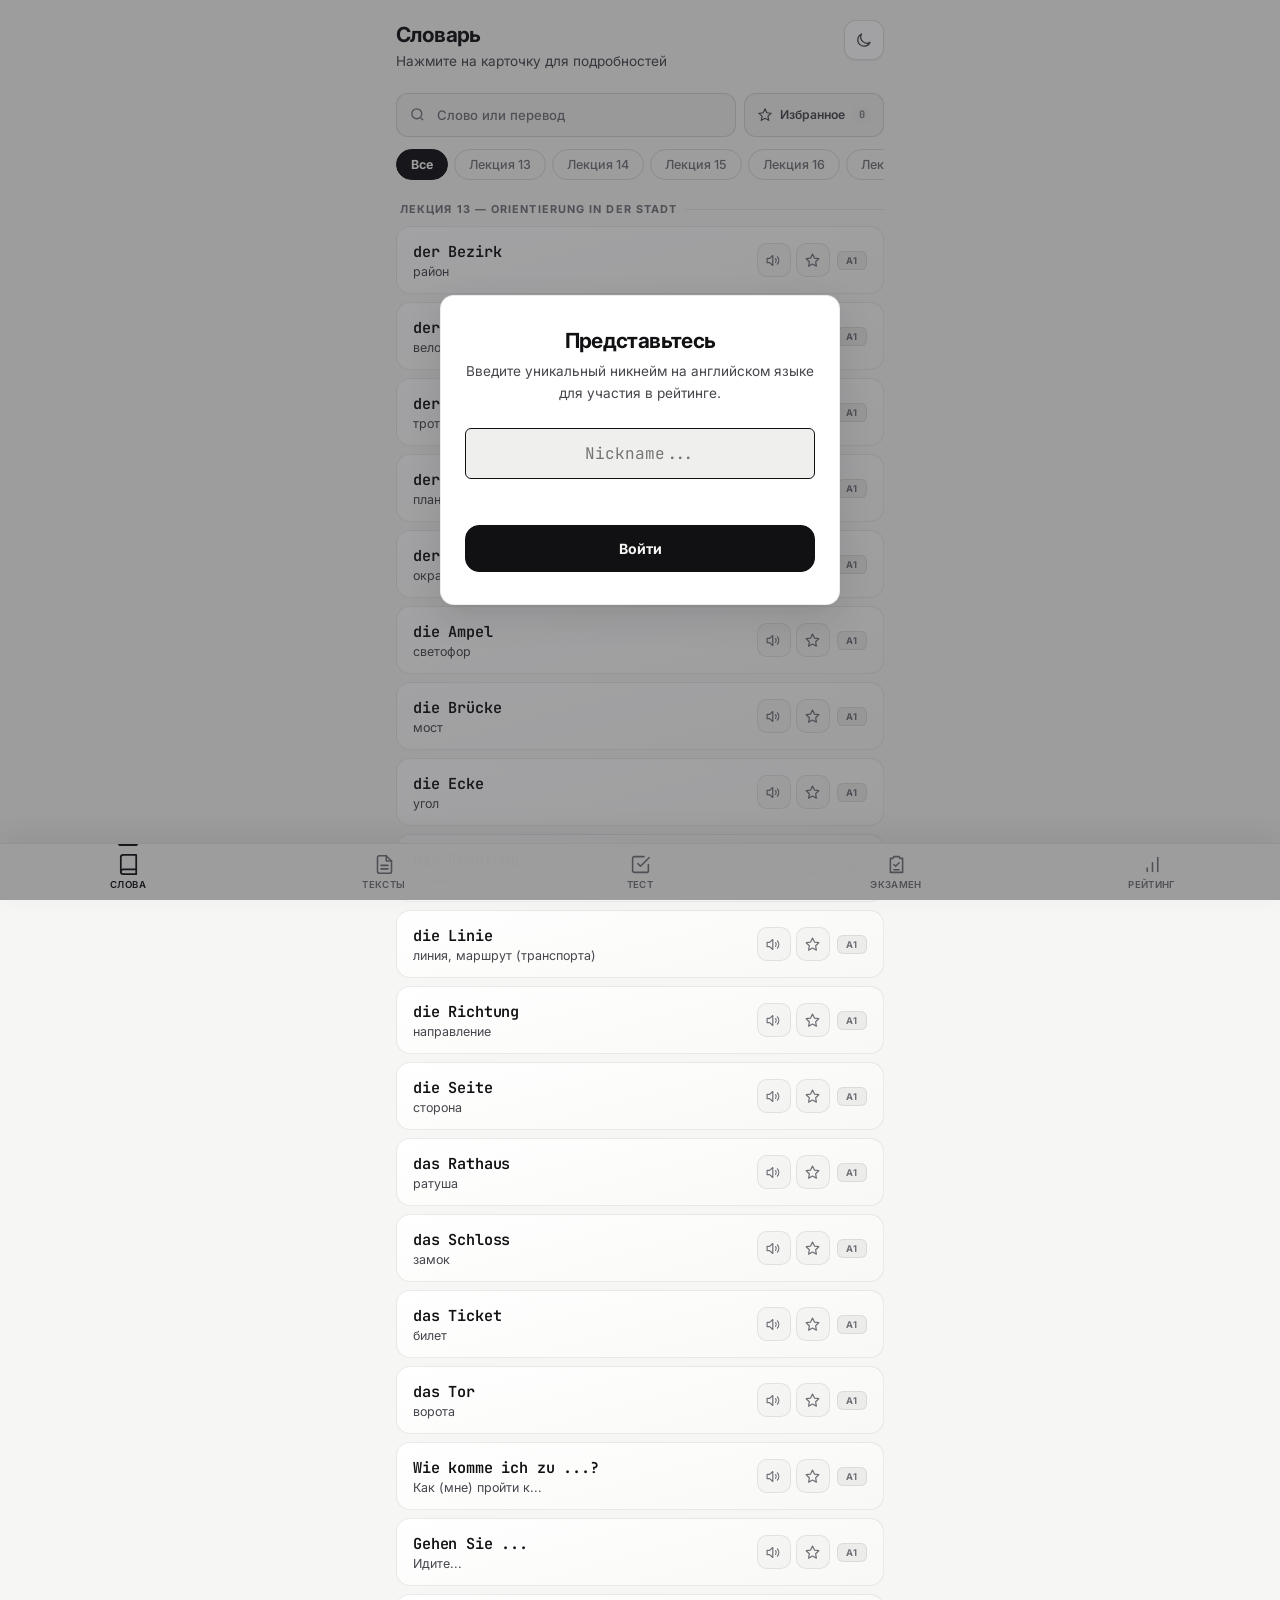
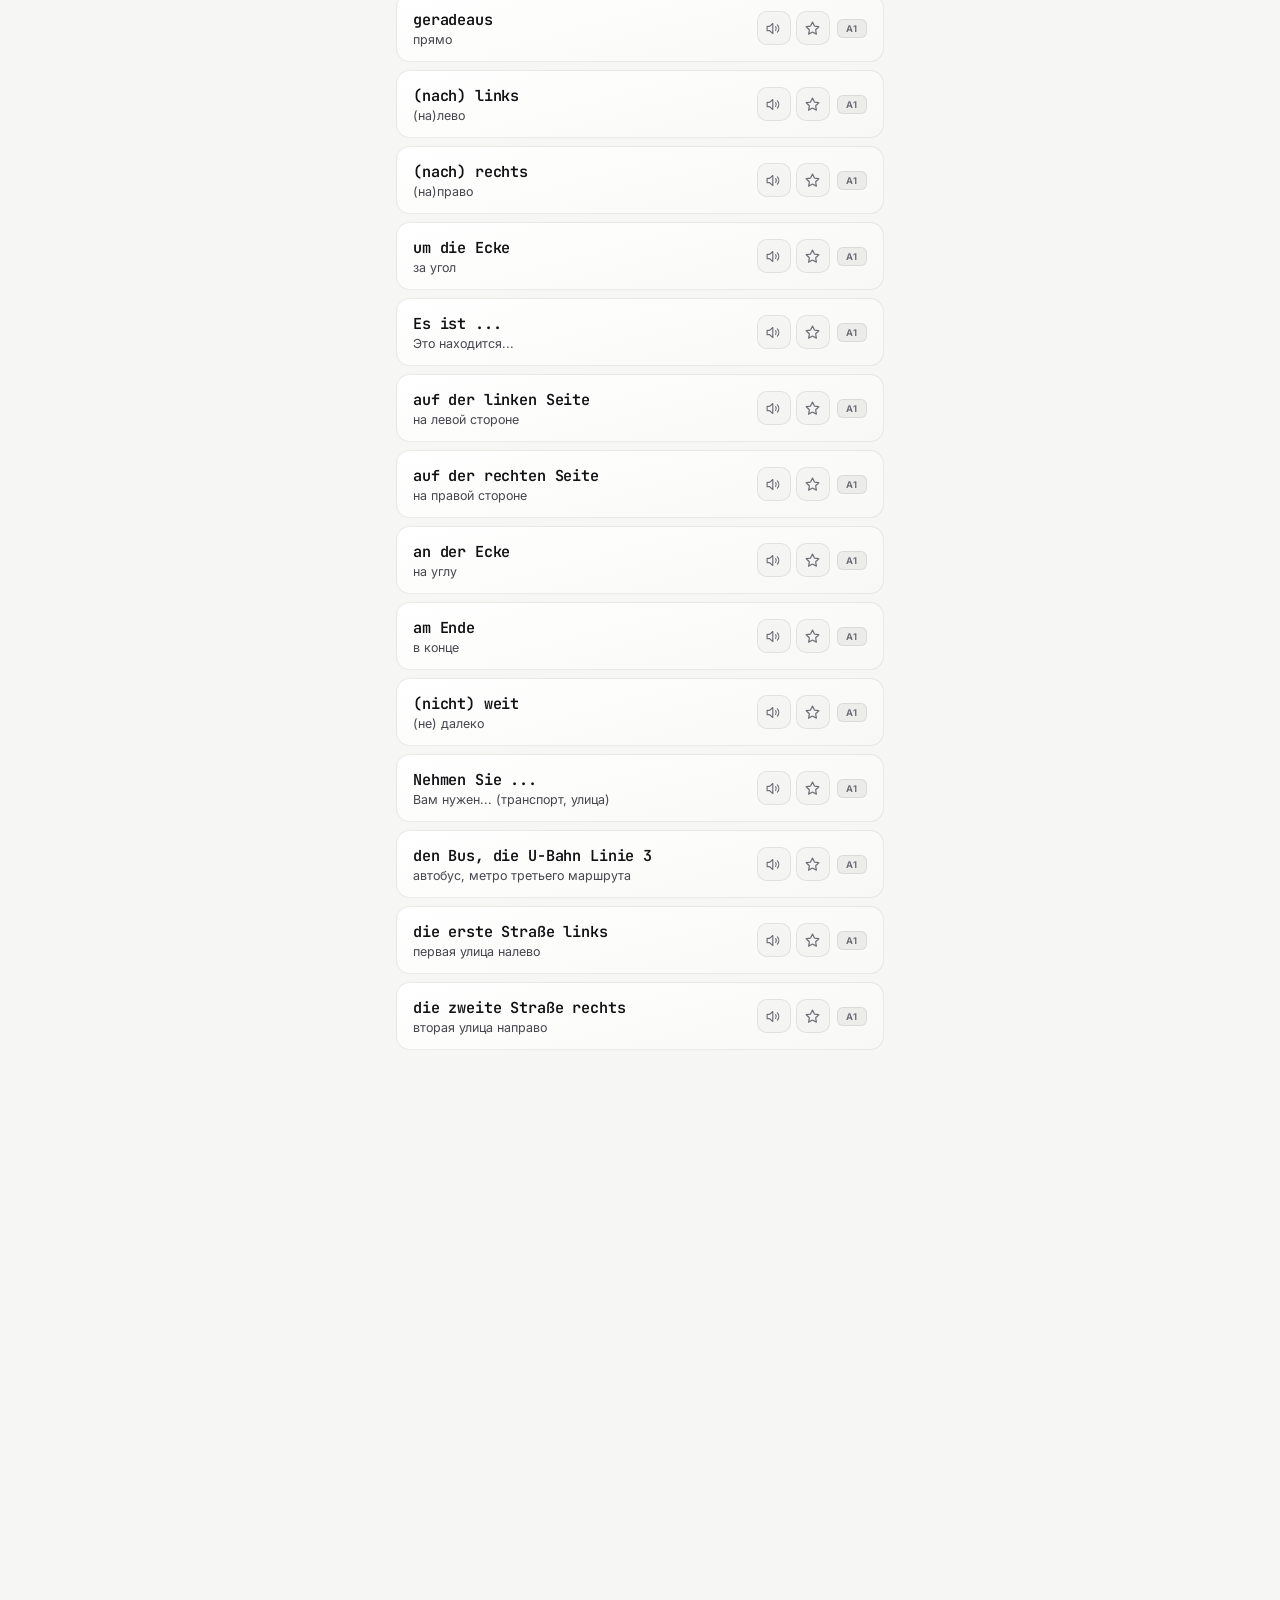
<file: index.html>
<!DOCTYPE html>
<html lang="ru">
<head>
  <meta charset="UTF-8" />
  <meta name="viewport" content="width=device-width, initial-scale=1.0, viewport-fit=cover" />
  <meta name="description" content="Подготовка к экзамену по немецкому — слова, тексты, тесты." />
  <meta name="theme-color" content="#09090b" />
  <meta name="color-scheme" content="dark light" />
  <meta name="apple-mobile-web-app-capable" content="yes" />
  <meta name="apple-mobile-web-app-status-bar-style" content="black-translucent" />
  <meta name="mobile-web-app-capable" content="yes" />
  <title></title>
  <script>
    (() => {
      try {
        const saved = localStorage.getItem('theme');
        const theme = saved === 'light' || saved === 'dark'
          ? saved
          : (matchMedia('(prefers-color-scheme: light)').matches ? 'light' : 'dark');
        document.documentElement.dataset.theme = theme;
        document.querySelector('meta[name="theme-color"]').content = theme === 'light' ? '#f6f6f4' : '#09090b';
      } catch (_) {}
    })();
  </script>
  <link rel="preconnect" href="https://fonts.googleapis.com" />
  <link rel="preconnect" href="https://fonts.gstatic.com" crossorigin />
  <link href="https://fonts.googleapis.com/css2?family=Inter:wght@400;500;600;700;800&family=JetBrains+Mono:wght@400;500;600&display=swap" rel="stylesheet" />
  <link rel="stylesheet" href="./style.css?v=20260611-3" />
</head>
<body oncontextmenu="return false" oncopy="return false" oncut="return false" ondragstart="return false">
<script>
document.addEventListener('keydown', e => {
  if ((e.ctrlKey || e.metaKey) && ['c','u','s','a'].includes(e.key.toLowerCase())) e.preventDefault();
  if (e.key === 'F12') e.preventDefault();
});
</script>

<button class="theme-toggle" id="themeToggle" type="button" aria-label="Включить светлую тему" aria-pressed="false">
  <svg class="theme-icon theme-icon-sun" viewBox="0 0 24 24" aria-hidden="true">
    <circle cx="12" cy="12" r="3.5"/>
    <path d="M12 2.5v2M12 19.5v2M4.5 12h-2M21.5 12h-2M5.3 5.3l1.4 1.4M17.3 17.3l1.4 1.4M18.7 5.3l-1.4 1.4M6.7 17.3l-1.4 1.4"/>
  </svg>
  <svg class="theme-icon theme-icon-moon" viewBox="0 0 24 24" aria-hidden="true">
    <path d="M20 15.2A8.2 8.2 0 0 1 8.8 4 8.5 8.5 0 1 0 20 15.2z"/>
  </svg>
</button>

<!-- ========== MAIN ========== -->
<main>

  <!-- ===== СЛОВА ===== -->
  <section class="section active" id="sec-words">
    <div class="section-header">
      <h2>Словарь</h2>
      <p>Нажмите на карточку для подробностей</p>
    </div>
    <div class="dictionary-toolbar">
      <div class="word-search">
        <svg viewBox="0 0 24 24" aria-hidden="true"><circle cx="11" cy="11" r="7"/><path d="m20 20-3.5-3.5"/></svg>
        <input type="search" id="wordSearchInput" placeholder="Слово или перевод" autocomplete="off" spellcheck="false" />
        <button class="search-clear-btn" id="wordSearchClear" type="button" aria-label="Очистить поиск">
          <svg viewBox="0 0 24 24" aria-hidden="true"><path d="m7 7 10 10M17 7 7 17"/></svg>
        </button>
      </div>
      <button class="favorites-filter-btn" id="favoritesFilterBtn" type="button" aria-pressed="false">
        <svg viewBox="0 0 24 24" aria-hidden="true"><path d="m12 3 2.75 5.57 6.15.9-4.45 4.33 1.05 6.12L12 17.03l-5.5 2.89 1.05-6.12L3.1 9.47l6.15-.9L12 3z"/></svg>
        <span>Избранное</span>
        <span class="favorites-count" id="favoritesCount">0</span>
      </button>
    </div>
    <div class="filter-tabs" id="wordsFilter">
      <button class="filter-chip active" data-topic="all">Все</button>
    </div>
    <div id="wordsList"></div>
  </section>

  <!-- ===== ТЕКСТЫ ===== -->
  <section class="section" id="sec-texts">
    <div class="section-header">
      <h2>Тексты</h2>
      <p>Оригинальные темы и готовые адаптации про Абхазию</p>
    </div>
    <div class="texts-country-switch" id="textsCountrySwitch">
      <button type="button" data-variant="original">Оригинал</button>
      <button type="button" class="active" data-variant="abkhazia">Про Абхазию</button>
    </div>
    <div class="filter-tabs" id="textsFilter">
      <button class="filter-chip active" data-topic="all">Все тексты</button>
    </div>
    <div id="textsList"></div>
  </section>

  <!-- ===== ТЕСТ ===== -->
  <section class="section" id="sec-quiz">
    <div class="section-header">
      <h2>Тест</h2>
      <p>Проверь, сколько слов ты знаешь</p>
    </div>

    <div class="text-map-shell">
      <button class="text-map-toggle" id="textMapToggle" type="button" aria-expanded="false" aria-controls="textMapPanel">
        <span class="text-map-toggle-copy">
          <strong>Карта 8 оригинальных текстов</strong>
          <small>Темы, персонажи, места, числа, маркеры и похожие предложения</small>
        </span>
        <svg viewBox="0 0 24 24" aria-hidden="true"><polyline points="6 9 12 15 18 9"/></svg>
      </button>
      <div class="text-map-panel" id="textMapPanel" hidden>
        <div class="text-map-tip">
          Сначала ищи уникальное имя, место или число. Если маркер общий, проверь действие и общий смысл предложения.
        </div>
        <div class="text-map-grid" id="textMapGrid"></div>
      </div>
    </div>

    <div class="translation-prep-shell">
      <button class="translation-prep-toggle" id="translationPrepToggle" type="button" aria-expanded="false" aria-controls="translationPrepPanel">
        <span class="translation-prep-toggle-icon" aria-hidden="true">
          <svg viewBox="0 0 24 24"><path d="M4 19.5A2.5 2.5 0 0 1 6.5 17H20"/><path d="M6.5 2H20v20H6.5A2.5 2.5 0 0 1 4 19.5v-15A2.5 2.5 0 0 1 6.5 2Z"/><path d="M9 7h7M9 11h5"/></svg>
        </span>
        <span class="translation-prep-toggle-copy">
          <strong>Подготовка к переводу</strong>
          <small>Полезные слова и речевые блоки из выбранных текстов</small>
        </span>
        <svg class="translation-prep-chevron" viewBox="0 0 24 24" aria-hidden="true"><polyline points="6 9 12 15 18 9"/></svg>
      </button>
      <div class="translation-prep-panel" id="translationPrepPanel" hidden>
        <div class="translation-prep-head">
          <div class="translation-prep-tabs" role="tablist" aria-label="Материал для подготовки">
            <button class="active" type="button" data-prep-tab="words" role="tab" aria-selected="true">Слова из текстов</button>
            <button type="button" data-prep-tab="phrases" role="tab" aria-selected="false">Речевые блоки</button>
          </div>
          <div class="translation-prep-meta" id="translationPrepMeta"></div>
        </div>
        <div class="translation-prep-tip" id="translationPrepTip"></div>
        <div class="translation-prep-grid" id="translationPrepGrid"></div>
        <div class="translation-prep-actions">
          <button class="btn btn-ghost" id="translationPrepRefresh" type="button">Другие карточки</button>
          <button class="btn btn-primary" id="translationPrepBuilder" type="button">Перейти к конструктору</button>
        </div>
      </div>
    </div>

    <!-- Setup -->
    <div id="quizSetup">
      <div class="quiz-setup-card">
        <div class="quiz-setup-intro">
          <div class="quiz-setup-icon" aria-hidden="true">
            <svg viewBox="0 0 24 24"><path d="M9 11l3 3L22 4"/><path d="M21 12v7a2 2 0 0 1-2 2H5a2 2 0 0 1-2-2V5a2 2 0 0 1 2-2h11"/></svg>
          </div>
          <div>
            <strong>Настройка тренировки</strong>
            <span>Выберите формат и сложность</span>
          </div>
        </div>
        <div class="quiz-options">
        <div class="quiz-option-row">
          <label>Режим</label>
          <div class="custom-select" id="csQuizType" data-value="words">
            <div class="custom-select-trigger">
              <span>Слова</span>
              <svg viewBox="0 0 24 24" width="16" height="16"><polyline points="6 9 12 15 18 9"/></svg>
            </div>
            <div class="custom-select-options">
              <div class="custom-select-option selected" data-val="words">Слова</div>
              <div class="custom-select-option" data-val="sentences">Предложения (тексты)</div>
              <div class="custom-select-option" data-val="builder">Конструктор предложений</div>
            </div>
          </div>
        </div>
        <div class="quiz-option-row" id="rowDirection">
          <label>Направление</label>
          <div class="custom-select" id="csDir" data-value="de-ru">
            <div class="custom-select-trigger">
              <span>DE → RU</span>
              <svg viewBox="0 0 24 24" width="16" height="16"><polyline points="6 9 12 15 18 9"/></svg>
            </div>
            <div class="custom-select-options">
              <div class="custom-select-option selected" data-val="de-ru">DE → RU</div>
              <div class="custom-select-option" data-val="ru-de">RU → DE</div>
            </div>
          </div>
        </div>
        <div class="quiz-option-row">
          <label>Тема</label>
          <div class="custom-select topic-multi-select" id="csTopic" data-value="all" data-multiple="true">
            <div class="custom-select-trigger">
              <span>Все темы</span>
              <svg viewBox="0 0 24 24" width="16" height="16"><polyline points="6 9 12 15 18 9"/></svg>
            </div>
            <div class="custom-select-options" id="csTopicOptions">
              <div class="custom-select-option selected" data-val="all"><span class="multi-check" aria-hidden="true"></span><span>Все темы</span></div>
            </div>
          </div>
        </div>
        <div class="quiz-option-row">
          <label>Кол-во вопросов</label>
          <div class="custom-select" id="csCount" data-value="10">
            <div class="custom-select-trigger">
              <span>10</span>
              <svg viewBox="0 0 24 24" width="16" height="16"><polyline points="6 9 12 15 18 9"/></svg>
            </div>
            <div class="custom-select-options" id="csCountOptions">
              <!-- Dynamically populated -->
            </div>
          </div>
        </div>
        <div class="quiz-option-row" id="rowUnknown">
          <label>Только незнакомые</label>
          <div class="custom-select" id="csUnknown" data-value="all">
            <div class="custom-select-trigger">
              <span>Нет, все</span>
              <svg viewBox="0 0 24 24" width="16" height="16"><polyline points="6 9 12 15 18 9"/></svg>
            </div>
            <div class="custom-select-options">
              <div class="custom-select-option selected" data-val="all">Нет, все</div>
              <div class="custom-select-option" data-val="unknown">Только незнакомые</div>
            </div>
          </div>
        </div>
        </div>
        <button class="btn btn-primary btn-block quiz-start-btn" id="startQuizBtn">
          <span>Начать тест</span>
          <svg viewBox="0 0 24 24" aria-hidden="true"><path d="M5 12h14"/><path d="m13 6 6 6-6 6"/></svg>
        </button>
      </div>
    </div>

    <!-- Active Quiz -->
    <div id="quizActive" class="quiz-active">
      <div class="quiz-progress-bar">
        <div class="quiz-progress-fill" id="quizProgressFill"></div>
      </div>
      <div class="quiz-counter" id="quizCounter">1 / 10</div>
      <div class="quiz-card">
        <div class="quiz-question-label" id="quizLabel">Переведи на русский</div>
        <div class="quiz-question-word" id="quizWord">—</div>
      </div>
      <div class="quiz-answers" id="quizAnswers"></div>
    </div>

    <!-- Results -->
    <div id="quizResults" class="quiz-results">
      <div class="results-icon">✓</div>
      <div class="quiz-score" id="quizScoreNum">0%</div>
      <div class="quiz-score-label">Результат</div>
      <div class="score-breakdown">
        <div class="score-item score-correct">
          <div class="val" id="scoreCorrect">0</div>
          <div class="lbl">Верно</div>
        </div>
        <div class="score-item score-wrong">
          <div class="val" id="scoreWrong">0</div>
          <div class="lbl">Ошибок</div>
        </div>
        <div class="score-item">
          <div class="val" id="scoreTotal">0</div>
          <div class="lbl">Всего</div>
        </div>
      </div>
      <button class="btn btn-primary btn-block" id="retryQuizBtn">Пройти ещё раз</button>
      <button class="btn btn-ghost btn-block" id="resetQuizBtn" style="margin-top:14px">Настроить тест</button>
    </div>
  </section>

  <!-- ===== ЭКЗАМЕН ===== -->
  <section class="section" id="sec-exam">
    <div class="section-header">
      <h2>Экзамен</h2>
      <p>Слова и предложения из 3–4 лекций вперемешку</p>
    </div>

    <div id="examSetup">
      <div class="exam-rules">
        <div class="exam-rules-icon" aria-hidden="true">
          <svg viewBox="0 0 24 24"><path d="M12 22s8-4 8-10V5l-8-3-8 3v7c0 6 8 10 8 10Z"/><path d="m9 12 2 2 4-4"/></svg>
        </div>
        <div>
          <strong>Строгий режим</strong>
          <span>Одна попытка на каждый вопрос. После ошибки исправить ответ нельзя.</span>
        </div>
      </div>

      <div class="exam-setup-card">
        <div class="exam-setup-heading">
          <strong>Выбери 3 или 4 лекции</strong>
          <span id="examSelectionStatus">Выбрано: 0 из 4</span>
        </div>
        <div class="exam-topic-grid" id="examTopicGrid"></div>
        <div class="exam-count-row">
          <label for="examQuestionCount">Количество заданий</label>
          <select id="examQuestionCount">
            <option value="15">15 заданий</option>
            <option value="20" selected>20 заданий</option>
            <option value="25">25 заданий</option>
          </select>
        </div>
        <div class="exam-composition">
          <span><strong>40%</strong> слова RU → DE</span>
          <span><strong>60%</strong> предложения RU → DE</span>
        </div>
        <button class="btn btn-primary btn-block exam-start-btn" id="startExamBtn" type="button">
          Начать экзамен
        </button>
      </div>
    </div>

    <div class="exam-active" id="examActive">
      <div class="exam-topline">
        <span id="examQuestionType">Предложение</span>
        <strong id="examCounter">1 / 20</strong>
      </div>
      <div class="exam-progress">
        <div id="examProgressFill"></div>
      </div>
      <div class="exam-question-card">
        <div class="exam-question-topic" id="examQuestionTopic"></div>
        <div class="exam-question-prompt" id="examQuestionPrompt"></div>
      </div>
      <div class="exam-answer-area" id="examAnswerArea"></div>
    </div>

    <div class="exam-results" id="examResults">
      <div class="exam-grade" id="examGrade">5</div>
      <div class="exam-result-title" id="examResultTitle">Экзамен сдан</div>
      <div class="exam-result-percent" id="examResultPercent">100%</div>
      <div class="exam-result-summary" id="examResultSummary"></div>
      <div class="exam-topic-results" id="examTopicResults"></div>
      <div class="exam-errors-section" id="examErrorsSection">
        <div class="exam-errors-heading">Ошибки</div>
        <div class="exam-errors-list" id="examErrorsList"></div>
      </div>
      <button class="btn btn-primary btn-block" id="retryExamBtn" type="button">Пройти ещё раз</button>
      <button class="btn btn-ghost btn-block" id="resetExamBtn" type="button">Выбрать другие лекции</button>
    </div>
  </section>

  <!-- ===== РЕЙТИНГ ===== -->
  <section class="section" id="sec-leaderboard">
    <div class="section-header">
      <h2>Рейтинг</h2>
      <p>Активность участников и ваша позиция</p>
    </div>
    <div class="leaderboard-privacy" id="leaderboardPrivacy">
      <div class="privacy-heading">
        <div>
          <strong>Приватность</strong>
          <span>Вы останетесь в рейтинге, даже если скроете данные</span>
        </div>
        <span class="privacy-sync" id="privacySyncStatus">Сохранено</span>
      </div>
      <label class="privacy-option">
        <span>
          <strong>Скрыть ник</strong>
          <small>Другие увидят «Анонимный участник»</small>
        </span>
        <input type="checkbox" id="hideNicknameToggle" />
        <span class="privacy-switch" aria-hidden="true"></span>
      </label>
      <label class="privacy-option">
        <span>
          <strong>Скрыть точное время</strong>
          <small>Позиция сохранится, время показываться не будет</small>
        </span>
        <input type="checkbox" id="hideTimeToggle" />
        <span class="privacy-switch" aria-hidden="true"></span>
      </label>
    </div>
    <div id="leaderboardList" class="leaderboard-list">
       <!-- Populated by JS -->
    </div>
  </section>

</main>

<!-- ========== BOTTOM NAV ========== -->
<nav class="bottom-nav">
  <button class="nav-btn active" data-section="words" id="nav-words">
    <svg viewBox="0 0 24 24"><path d="M4 19.5A2.5 2.5 0 0 1 6.5 17H20"/><path d="M6.5 2H20v20H6.5A2.5 2.5 0 0 1 4 19.5v-15A2.5 2.5 0 0 1 6.5 2z"/></svg>
    <span>Слова</span>
  </button>
  <button class="nav-btn" data-section="texts" id="nav-texts">
    <svg viewBox="0 0 24 24"><path d="M14 2H6a2 2 0 0 0-2 2v16a2 2 0 0 0 2 2h12a2 2 0 0 0 2-2V8z"/><polyline points="14 2 14 8 20 8"/><line x1="16" y1="13" x2="8" y2="13"/><line x1="16" y1="17" x2="8" y2="17"/></svg>
    <span>Тексты</span>
  </button>
  <button class="nav-btn" data-section="quiz" id="nav-quiz">
    <svg viewBox="0 0 24 24"><path d="M9 11l3 3L22 4"/><path d="M21 12v7a2 2 0 0 1-2 2H5a2 2 0 0 1-2-2V5a2 2 0 0 1 2-2h11"/></svg>
    <span>Тест</span>
  </button>
  <button class="nav-btn" data-section="exam" id="nav-exam">
    <svg viewBox="0 0 24 24"><path d="M9 3h6l1 2h3v16H5V5h3l1-2Z"/><path d="M9 12l2 2 4-4"/><path d="M9 18h6"/></svg>
    <span>Экзамен</span>
  </button>
  <button class="nav-btn" data-section="leaderboard" id="nav-leaderboard">
    <svg viewBox="0 0 24 24"><path d="M12 20V10"/><path d="M18 20V4"/><path d="M6 20v-4"/></svg>
    <span>Рейтинг</span>
  </button>
</nav>

<!-- Toast -->
<div class="toast" id="toast"></div>

<!-- Auth Modal -->
<div class="auth-overlay show" id="authOverlay">
  <div class="auth-modal">
    <h2>Представьтесь</h2>
    <p>Введите уникальный никнейм на английском языке для участия в рейтинге.</p>
    <div class="auth-input-wrap">
      <input type="text" id="nicknameInput" placeholder="Nickname..." autocomplete="off" maxlength="15" spellcheck="false" />
    </div>
    <div class="auth-error" id="authError"></div>
    <button class="btn btn-primary btn-block" id="authBtn">Войти</button>
    <button class="btn btn-ghost btn-block auth-offline-btn" id="authOfflineBtn" type="button">Продолжить без рейтинга</button>
  </div>
</div>

<script src="./data.js?v=20260611-3"></script>
<script src="./abkhazia-data.js?v=20260611-3"></script>
<script src="./script.js?v=20260611-3"></script>
</body>
</html>
</file>
<file: style.css>
/* ============================================================
   DEUTSCH LERNEN — style.css
   Premium Mobile-first · Monochrome · Ultra-polished
   ============================================================ */

*, *::before, *::after { box-sizing: border-box; margin: 0; padding: 0; }

button {
  -webkit-appearance: none;
  appearance: none;
  -webkit-tap-highlight-color: transparent;
}
button:focus,
button:focus-visible {
  outline: none;
  box-shadow: none;
}

/* ─── Copy Protection ─── */
body {
  -webkit-user-select: none;
  -moz-user-select: none;
  -ms-user-select: none;
  user-select: none;
  -webkit-touch-callout: none;
}

:root {
  color-scheme: dark;
  --bg:         #09090b;
  --bg-card:    #111113;
  --bg-elevated:#18181b;
  --bg-hover:   #1e1e22;
  --bg-input:   #141416;
  --border:     rgba(255,255,255,0.06);
  --border2:    rgba(255,255,255,0.1);
  --border3:    rgba(255,255,255,0.15);
  --text:       #fafafa;
  --text2:      #a1a1aa;
  --text3:      #52525b;
  --reading-text:#b8b8c0;
  --accent:     #ffffff;
  --correct:    #22c55e;
  --correct-bg: rgba(34,197,94,0.08);
  --wrong:      #ef4444;
  --wrong-bg:   rgba(239,68,68,0.08);
  --radius:     14px;
  --radius-sm:  10px;
  --radius-xs:  6px;
  --gap:        16px;
  --font:       'Inter', system-ui, -apple-system, sans-serif;
  --mono:       'JetBrains Mono', 'Fira Mono', monospace;
  --ease:       cubic-bezier(0.16, 1, 0.3, 1);
  --safe-bottom:env(safe-area-inset-bottom, 0px);
  --shadow-sm:  0 1px 2px rgba(0,0,0,0.3);
  --shadow-md:  0 4px 16px rgba(0,0,0,0.4);
  --shadow-lg:  0 8px 32px rgba(0,0,0,0.5);
  --nav-bg:     rgba(9,9,11,0.96);
  --card-gradient: linear-gradient(165deg, var(--bg-card), rgba(24,24,27,0.6));
  --card-gradient-soft: linear-gradient(165deg, var(--bg-card), rgba(24,24,27,0.5));
  --control-wash: rgba(255,255,255,0.025);
  --segment-active: rgba(255,255,255,0.055);
  --focus-ring: rgba(255,255,255,0.06);
  --overlay-bg: rgba(0,0,0,0.8);
}

html[data-theme="light"] {
  color-scheme: light;
  --bg:         #f6f6f4;
  --bg-card:    #ffffff;
  --bg-elevated:#ececea;
  --bg-hover:   #e5e5e1;
  --bg-input:   #efefed;
  --border:     rgba(20,20,24,0.08);
  --border2:    rgba(20,20,24,0.13);
  --border3:    rgba(20,20,24,0.2);
  --text:       #111114;
  --text2:      #45454c;
  --text3:      #707078;
  --reading-text:#35353b;
  --accent:     #111114;
  --correct:    #16833d;
  --correct-bg: rgba(22,131,61,0.08);
  --wrong:      #cf3434;
  --wrong-bg:   rgba(207,52,52,0.08);
  --shadow-sm:  0 1px 2px rgba(20,20,24,0.07);
  --shadow-md:  0 5px 18px rgba(20,20,24,0.09);
  --shadow-lg:  0 12px 34px rgba(20,20,24,0.13);
  --nav-bg:     rgba(246,246,244,0.98);
  --card-gradient: linear-gradient(165deg, #ffffff, #f8f8f6);
  --card-gradient-soft: linear-gradient(165deg, #ffffff, #f6f6f3);
  --control-wash: rgba(20,20,24,0.025);
  --segment-active: rgba(20,20,24,0.065);
  --focus-ring: rgba(20,20,24,0.07);
  --overlay-bg: rgba(34,34,38,0.42);
}

html {
  font-size: 16px;
  -webkit-text-size-adjust: 100%;
  scrollbar-width: none;
  overflow-x: clip;
}

body {
  font-family: var(--font);
  background: var(--bg);
  color: var(--text);
  min-height: 100dvh;
  overflow-x: hidden;
  -webkit-font-smoothing: antialiased;
  -moz-osx-font-smoothing: grayscale;
  text-rendering: optimizeLegibility;
}

/* Noise grain overlay for premium texture */
body::before {
  display: none;
}

/* ─── Scrollbar ─── */
::-webkit-scrollbar { width: 0; height: 0; }
::-webkit-scrollbar-track { background: transparent; }
::-webkit-scrollbar-thumb { background: var(--border2); border-radius: 3px; }

/* ─── Typography ─── */
h1 { font-size: 1.15rem; font-weight: 800; letter-spacing: -0.03em; }
h2 { font-size: 1.3rem; font-weight: 700; letter-spacing: -0.03em; }
h3 { font-size: 0.95rem; font-weight: 600; }
p  { font-size: 0.85rem; line-height: 1.6; color: var(--text2); }

/* ═══════════════════════════════════════════════
   MAIN LAYOUT
   ═══════════════════════════════════════════════ */
main {
  overflow-x: clip;
  padding: max(22px, env(safe-area-inset-top)) var(--gap) var(--gap);
  padding-bottom: calc(80px + var(--safe-bottom));
  max-width: 520px;
  margin: 0 auto;
}

.theme-toggle {
  position: fixed;
  top: max(14px, env(safe-area-inset-top));
  right: max(16px, env(safe-area-inset-right));
  z-index: 90;
  width: 40px;
  height: 40px;
  display: grid;
  place-items: center;
  border: 1px solid var(--border2);
  border-radius: 12px;
  background: var(--bg-card);
  color: var(--text2);
  box-shadow: var(--shadow-sm);
  cursor: pointer;
  transition: transform 0.16s var(--ease), box-shadow 0.16s var(--ease);
}
.theme-toggle:active {
  background: var(--bg-elevated);
  border-color: var(--border3);
}
.theme-icon {
  position: absolute;
  width: 18px;
  height: 18px;
  fill: none;
  stroke: currentColor;
  stroke-width: 1.7;
  stroke-linecap: round;
  stroke-linejoin: round;
  transition: opacity 0.18s var(--ease), transform 0.22s var(--ease);
}
.theme-icon-moon { opacity: 0; transform: scale(0.72) rotate(-20deg); }
html[data-theme="light"] .theme-icon-sun { opacity: 0; transform: scale(0.72) rotate(20deg); }
html[data-theme="light"] .theme-icon-moon { opacity: 1; transform: scale(1) rotate(0); }
.section-header { padding-right: 52px; }

/* ═══════════════════════════════════════════════
   BOTTOM NAV
   ═══════════════════════════════════════════════ */
.bottom-nav {
  position: fixed; bottom: 0; left: 0; right: 0; z-index: 100;
  background: var(--nav-bg);
  box-shadow: 0 -10px 30px rgba(0,0,0,0.08);
  border-top: 1px solid var(--border);
  display: flex;
  padding-bottom: var(--safe-bottom);
}
.bottom-nav::before {
  content: ''; position: absolute; top: -1px; left: 0; right: 0;
  height: 1px;
  background: linear-gradient(90deg, transparent, rgba(255,255,255,0.06) 50%, transparent);
}

.nav-btn {
  flex: 1; display: flex; flex-direction: column;
  align-items: center; justify-content: center;
  gap: 4px; padding: 10px 4px;
  background: none; border: none; cursor: pointer;
  color: var(--text3); font-family: var(--font);
  transition: color 0.3s var(--ease);
  -webkit-tap-highlight-color: transparent;
  position: relative;
}

.nav-btn svg {
  width: 21px; height: 21px; stroke: currentColor;
  fill: none; stroke-width: 1.8;
  stroke-linecap: round; stroke-linejoin: round;
  transition: transform 0.3s var(--ease);
}

.nav-btn span {
  font-size: 0.6rem; font-weight: 600;
  letter-spacing: 0.04em; text-transform: uppercase;
}

.nav-btn.active { color: var(--accent); }
.nav-btn.active svg { transform: scale(1.1); }
.nav-btn.active::before {
  content: ''; position: absolute; top: 0; left: 50%;
  transform: translateX(-50%);
  width: 20px; height: 2px;
  background: var(--accent);
  border-radius: 0 0 2px 2px;
}

.nav-btn:active { opacity: 0.7; }

/* ═══════════════════════════════════════════════
   SECTIONS
   ═══════════════════════════════════════════════ */
.section { display: none; animation: fadeUp 0.22s var(--ease); }
.section.active { display: block; }

@keyframes fadeUp {
  from { opacity: 0; }
  to   { opacity: 1; }
}

#sec-quiz,
#sec-exam,
#quizSetup,
.quiz-setup-card {
  width: 100%;
  min-width: 0;
  max-width: 100%;
}
#examSetup,
.exam-setup-card,
.exam-active,
.exam-results,
.exam-answer-area {
  width: 100%;
  min-width: 0;
  max-width: 100%;
  box-sizing: border-box;
}

.section-header { margin-bottom: 20px; }
.section-header h2 { margin-bottom: 4px; }

/* Dictionary tools */
.dictionary-toolbar {
  display: grid;
  grid-template-columns: minmax(0, 1fr) auto;
  gap: 8px;
  margin-bottom: 12px;
}

.word-search {
  position: relative;
  display: flex;
  align-items: center;
  min-width: 0;
}
.word-search > svg {
  position: absolute;
  left: 13px;
  width: 17px;
  height: 17px;
  fill: none;
  stroke: var(--text3);
  stroke-width: 1.8;
  pointer-events: none;
}
.word-search input {
  width: 100%;
  height: 44px;
  padding: 0 42px 0 40px;
  border: 1px solid var(--border2);
  border-radius: 12px;
  background: var(--bg-input);
  color: var(--text);
  font: 500 0.82rem var(--font);
  outline: none;
  transition: border-color 0.2s var(--ease), box-shadow 0.2s var(--ease);
  -webkit-appearance: none;
  appearance: none;
}
.word-search input::-webkit-search-cancel-button { display: none; }
.word-search input::placeholder { color: var(--text3); }
.word-search input:focus {
  border-color: var(--border3);
  box-shadow: 0 0 0 3px var(--focus-ring);
}

.search-clear-btn {
  position: absolute;
  right: 7px;
  display: none;
  align-items: center;
  justify-content: center;
  width: 30px;
  height: 30px;
  border: 0;
  border-radius: 8px;
  background: transparent;
  color: var(--text3);
  cursor: pointer;
}
.search-clear-btn.show { display: flex; }
.search-clear-btn svg {
  width: 15px;
  height: 15px;
  fill: none;
  stroke: currentColor;
  stroke-width: 1.8;
}

.favorites-filter-btn {
  display: inline-flex;
  align-items: center;
  justify-content: center;
  gap: 7px;
  height: 44px;
  padding: 0 12px;
  border: 1px solid var(--border2);
  border-radius: 12px;
  background: var(--bg-input);
  color: var(--text2);
  font: 600 0.76rem var(--font);
  cursor: pointer;
  transition: all 0.25s var(--ease);
  white-space: nowrap;
}
.favorites-filter-btn > svg {
  width: 16px;
  height: 16px;
  fill: none;
  stroke: currentColor;
  stroke-width: 1.7;
}
.favorites-filter-btn.active {
  border-color: #f5c451;
  color: #f5c451;
  background: rgba(245,196,81,0.09);
}
.favorites-filter-btn.active > svg { fill: currentColor; }
.favorites-count {
  min-width: 19px;
  padding: 2px 5px;
  border-radius: 10px;
  background: var(--bg-elevated);
  color: var(--text3);
  font: 600 0.64rem var(--mono);
}
.favorites-filter-btn.active .favorites-count {
  background: rgba(245,196,81,0.16);
  color: #f5c451;
}

/* ═══════════════════════════════════════════════
   FILTER CHIPS
   ═══════════════════════════════════════════════ */
.filter-tabs {
  display: flex; gap: 6px; overflow-x: auto;
  padding-bottom: 6px; margin-bottom: 16px;
  -ms-overflow-style: none; scrollbar-width: none;
}
.filter-tabs::-webkit-scrollbar { display: none; }

.filter-chip {
  flex-shrink: 0; padding: 7px 14px;
  border-radius: 20px;
  border: 1px solid var(--border2);
  background: transparent;
  color: var(--text3);
  font-size: 0.78rem; font-weight: 500; font-family: var(--font);
  cursor: pointer;
  transition: all 0.3s var(--ease);
  -webkit-tap-highlight-color: transparent;
}
.filter-chip.active {
  background: var(--accent);
  color: var(--bg);
  border-color: var(--accent);
  font-weight: 700;
}
.filter-chip:not(.active):active { background: var(--bg-hover); }

/* ═══════════════════════════════════════════════
   WORD CARDS
   ═══════════════════════════════════════════════ */
.topic-section {
  margin-bottom: 28px;
  content-visibility: auto;
  contain-intrinsic-size: auto 720px;
}

.topic-label {
  font-size: 0.68rem; font-weight: 700;
  letter-spacing: 0.1em; text-transform: uppercase;
  color: var(--text3);
  margin-bottom: 10px; padding-left: 4px;
  display: flex; align-items: center; gap: 8px;
}
.topic-label::after {
  content: ''; flex: 1; height: 1px;
  background: var(--border);
}

.word-card {
  background: var(--card-gradient);
  border: 1px solid var(--border);
  border-radius: var(--radius);
  margin-bottom: 8px;
  overflow: hidden;
  transition: border-color 0.3s var(--ease), box-shadow 0.3s var(--ease), transform 0.3s var(--ease);
}
.word-card:active { border-color: var(--border2); transform: scale(0.985); }

.word-card-header {
  display: flex; align-items: center;
  justify-content: space-between;
  padding: 14px var(--gap);
  cursor: pointer;
  -webkit-tap-highlight-color: transparent;
  user-select: none;
}
.word-card-copy { min-width: 0; }
.word-card-actions {
  display: flex;
  align-items: center;
  gap: 5px;
  flex-shrink: 0;
  margin-left: 10px;
}

.word-de {
  font-size: 0.95rem; font-weight: 600;
  font-family: var(--mono);
  letter-spacing: -0.01em;
}

.word-ru {
  font-size: 0.78rem; color: var(--text2);
  margin-top: 2px;
}

.word-level {
  font-size: 0.58rem; font-weight: 700;
  background: var(--bg-elevated);
  color: var(--text3);
  padding: 3px 8px; border-radius: 6px;
  letter-spacing: 0.06em;
  border: 1px solid var(--border);
  flex-shrink: 0; margin-left: 2px;
}

.icon-action-btn {
  position: relative;
  display: inline-flex;
  align-items: center;
  justify-content: center;
  width: 34px;
  height: 34px;
  padding: 0;
  border: 1px solid var(--border);
  border-radius: 10px;
  background: var(--control-wash);
  color: var(--text3);
  cursor: pointer;
  transition: color 0.18s var(--ease), border-color 0.18s var(--ease), background 0.18s var(--ease);
  -webkit-tap-highlight-color: transparent;
  outline: none;
}
.icon-action-btn svg {
  width: 17px;
  height: 17px;
  fill: none;
  stroke: currentColor;
  stroke-width: 1.7;
  stroke-linecap: round;
  stroke-linejoin: round;
}
.icon-action-btn:active {
  background: var(--bg-elevated);
  border-color: var(--border2);
}
.word-favorite-btn.active {
  border-color: rgba(245,196,81,0.42);
  background: rgba(245,196,81,0.09);
  color: #f5c451;
}
.word-favorite-btn.active svg { fill: currentColor; }
.icon-action-btn.speaking {
  border-color: var(--border3);
  background: var(--bg-elevated);
  color: var(--text);
}
.icon-action-btn.speaking::after {
  content: '';
  position: absolute;
  top: 5px;
  right: 5px;
  width: 4px;
  height: 4px;
  border-radius: 50%;
  background: var(--correct);
}

.word-card-body {
  max-height: 0; overflow: hidden;
  transition: max-height 0.35s var(--ease), padding 0.35s var(--ease);
  padding: 0 var(--gap);
  border-top: 0px solid transparent;
}
.word-card-body.open {
  max-height: 200px;
  padding: 14px var(--gap);
  border-top: 1px solid var(--border);
}

.word-example {
  font-size: 0.82rem; font-style: italic;
  color: var(--text2); line-height: 1.5;
  font-family: var(--mono);
}
.word-example:empty::before {
  content: 'Нет примера';
  color: var(--text3); font-style: normal;
  font-size: 0.75rem;
}

.word-known-btn {
  display: inline-flex; align-items: center; gap: 6px;
  margin-top: 10px; padding: 6px 14px;
  border-radius: 20px;
  border: 1px solid var(--border2);
  background: transparent;
  color: var(--text3);
  font-size: 0.75rem; font-weight: 500;
  font-family: var(--font);
  cursor: pointer;
  transition: all 0.3s var(--ease);
  -webkit-tap-highlight-color: transparent;
}
.word-known-btn.known {
  border-color: var(--correct);
  color: var(--correct);
  background: var(--correct-bg);
}

.dictionary-empty {
  display: flex;
  flex-direction: column;
  align-items: center;
  gap: 7px;
  padding: 42px 18px;
}
.dictionary-empty strong { color: var(--text); font-size: 0.9rem; }
.dictionary-empty span { max-width: 280px; }
.dictionary-empty .btn { margin-top: 8px; width: auto; }

/* ═══════════════════════════════════════════════
   TEXTS
   ═══════════════════════════════════════════════ */
.texts-country-switch {
  display: grid;
  grid-template-columns: 1fr 1fr;
  gap: 3px;
  padding: 4px;
  margin-bottom: 14px;
  border: 1px solid var(--border);
  border-radius: 13px;
  background: var(--bg-elevated);
}
.texts-country-switch button {
  min-height: 40px;
  padding: 8px 12px;
  border: 0;
  border-radius: 9px;
  background: transparent;
  color: var(--text3);
  font: 600 0.78rem var(--font);
  cursor: pointer;
  transition: color 0.18s var(--ease), background 0.18s var(--ease);
  outline: none;
  box-shadow: none;
}
.texts-country-switch button.active {
  background: var(--segment-active);
  color: var(--text);
  box-shadow: none;
}
.texts-country-switch button:active,
.texts-country-switch button:focus,
.texts-country-switch button:focus-visible {
  outline: none;
  box-shadow: none;
}

.text-card {
  background: var(--card-gradient);
  border: 1px solid var(--border);
  border-radius: var(--radius);
  padding: var(--gap);
  margin-bottom: 12px;
  transition: border-color 0.3s var(--ease), transform 0.3s var(--ease);
}
.text-card:hover { border-color: var(--border2); }

.text-meta {
  display: flex; align-items: center;
  justify-content: space-between;
  margin-bottom: 12px;
}
.text-meta-actions {
  display: flex;
  align-items: center;
  gap: 7px;
  flex-shrink: 0;
  margin-left: 10px;
}

.text-title { font-size: 0.95rem; font-weight: 700; letter-spacing: -0.01em; }
.text-variant-label {
  margin-bottom: 3px;
  color: var(--text3);
  font-size: 0.58rem;
  font-weight: 700;
  letter-spacing: 0.08em;
  text-transform: uppercase;
}
.text-card-abkhazia .text-variant-label { color: #8fb7a1; }

.text-topic-tag {
  font-size: 0.58rem; font-weight: 700;
  letter-spacing: 0.08em; text-transform: uppercase;
  color: var(--text3); background: var(--bg-elevated);
  padding: 3px 8px; border-radius: 6px;
  border: 1px solid var(--border);
}

.text-toggle {
  display: flex; gap: 2px;
  background: var(--bg-elevated);
  border-radius: var(--radius-sm);
  padding: 3px; margin-bottom: 14px;
  border: 1px solid var(--border);
}

.text-toggle-btn {
  flex: 1; padding: 8px 6px;
  border-radius: 8px; border: none;
  background: transparent;
  color: var(--text3);
  font-size: 0.72rem; font-weight: 600;
  font-family: var(--font);
  cursor: pointer;
  transition: all 0.25s var(--ease);
  -webkit-tap-highlight-color: transparent;
}
.text-toggle-btn.active {
  background: var(--accent);
  color: var(--bg);
}

.text-body {
  font-size: 0.86rem; line-height: 1.75;
  color: var(--reading-text); display: none;
  white-space: pre-line;
}
.text-body.active {
  display: block;
  animation: contentFade 0.18s ease-out;
}

@keyframes contentFade {
  from { opacity: 0; transform: translateY(3px); }
  to { opacity: 1; transform: translateY(0); }
}

.text-keywords {
  display: flex; flex-wrap: wrap; gap: 6px;
  margin-top: 14px; padding-top: 14px;
  border-top: 1px solid var(--border);
}

.keyword-chip {
  font-size: 0.68rem; font-family: var(--mono);
  font-weight: 500;
  background: var(--bg-elevated);
  border: 1px solid var(--border);
  color: var(--text3);
  padding: 3px 10px; border-radius: 6px;
}

/* ═══════════════════════════════════════════════
   CUSTOM SELECT (DROPDOWN)
   ═══════════════════════════════════════════════ */
.custom-select {
  position: relative;
  min-width: 140px;
  user-select: none;
  -webkit-tap-highlight-color: transparent;
}

.custom-select-trigger {
  display: flex; align-items: center;
  justify-content: space-between;
  gap: 8px;
  padding: 8px 12px;
  background: var(--bg-input);
  border: 1px solid var(--border2);
  border-radius: var(--radius-xs);
  cursor: pointer;
  transition: background-color 0.18s var(--ease), border-color 0.18s var(--ease);
  outline: none;
  -webkit-tap-highlight-color: transparent;
}
.custom-select-trigger span {
  font-size: 0.82rem; font-weight: 500;
  color: var(--text);
  white-space: nowrap;
}
.custom-select-trigger svg {
  stroke: var(--text3); fill: none;
  stroke-width: 2; stroke-linecap: round; stroke-linejoin: round;
  flex-shrink: 0;
  transition: transform 0.3s var(--ease);
}

.custom-select.open .custom-select-trigger {
  border-color: var(--border3);
  background: var(--bg-elevated);
}
.custom-select.open .custom-select-trigger svg {
  transform: rotate(180deg);
}

.custom-select-options {
  position: absolute; top: calc(100% + 6px);
  left: 0; right: 0;
  background: var(--bg-elevated);
  border: 1px solid var(--border2);
  border-radius: var(--radius-sm);
  box-shadow: var(--shadow-lg);
  z-index: 200;
  overflow: hidden;
  opacity: 0;
  transform: translateY(-6px) scale(0.97);
  pointer-events: none;
  transition: opacity 0.18s var(--ease), transform 0.18s var(--ease);
}
.custom-select.open .custom-select-options {
  opacity: 1;
  transform: translateY(0) scale(1);
  pointer-events: auto;
}

.custom-select-option {
  padding: 10px 14px;
  font-size: 0.82rem; font-weight: 500;
  color: var(--text2);
  cursor: pointer;
  transition: background-color 0.15s ease, color 0.15s ease;
  -webkit-tap-highlight-color: transparent;
}
.custom-select-option:hover,
.custom-select-option:active {
  background: var(--bg-hover);
  color: var(--text);
}
.custom-select-option.selected {
  color: var(--accent);
  font-weight: 600;
}
.topic-multi-select .custom-select-options {
  max-height: min(360px, 55vh);
  overflow-y: auto;
}
.topic-multi-select .custom-select-option {
  display: flex;
  align-items: center;
  gap: 10px;
}
.multi-check {
  width: 17px;
  height: 17px;
  flex: 0 0 auto;
  display: grid;
  place-items: center;
  border: 1px solid var(--border3);
  border-radius: 5px;
  background: var(--bg-input);
}
.custom-select-option.selected .multi-check {
  border-color: var(--text);
  background: var(--text);
}
.custom-select-option.selected .multi-check::after {
  content: '';
  width: 7px;
  height: 4px;
  border-left: 2px solid var(--bg);
  border-bottom: 2px solid var(--bg);
  transform: translateY(-1px) rotate(-45deg);
}
.custom-select-option + .custom-select-option {
  border-top: 1px solid var(--border);
}

/* ═══════════════════════════════════════════════
   QUIZ
   ═══════════════════════════════════════════════ */
.text-map-shell {
  margin-bottom: 14px;
  overflow: hidden;
  background: var(--card-gradient);
  border: 1px solid var(--border);
  border-radius: calc(var(--radius) + 2px);
  box-shadow: var(--shadow-sm);
}
.text-map-toggle {
  width: 100%;
  display: flex;
  align-items: center;
  justify-content: space-between;
  gap: 14px;
  padding: 16px;
  color: var(--text);
  background: transparent;
  border: 0;
  text-align: left;
  cursor: pointer;
}
.text-map-toggle-copy {
  display: grid;
  gap: 4px;
}
.text-map-toggle-copy strong {
  font-size: 0.9rem;
}
.text-map-toggle-copy small {
  color: var(--text3);
  font-size: 0.72rem;
  line-height: 1.4;
}
.text-map-toggle > svg {
  width: 18px;
  height: 18px;
  flex: 0 0 auto;
  fill: none;
  stroke: currentColor;
  stroke-width: 2;
  transition: transform 0.25s var(--ease);
}
.text-map-toggle.open > svg {
  transform: rotate(180deg);
}
.text-map-panel {
  padding: 0 14px 14px;
  border-top: 1px solid var(--border);
}
.text-map-tip {
  margin: 14px 0;
  padding: 11px 12px;
  color: var(--text2);
  background: var(--control-wash);
  border: 1px solid var(--border);
  border-radius: var(--radius-sm);
  font-size: 0.76rem;
  line-height: 1.5;
}
.text-map-grid {
  display: grid;
  grid-template-columns: repeat(2, minmax(0, 1fr));
  gap: 12px;
}
.text-map-card {
  min-width: 0;
  padding: 14px;
  background: var(--bg-card);
  border: 1px solid var(--border);
  border-radius: var(--radius);
}
.text-map-card-head {
  display: flex;
  align-items: flex-start;
  gap: 10px;
  padding-bottom: 12px;
  border-bottom: 1px solid var(--border);
}
.text-map-card-head > span {
  width: 26px;
  height: 26px;
  display: grid;
  place-items: center;
  flex: 0 0 auto;
  color: var(--bg);
  background: var(--text);
  border-radius: 8px;
  font-family: var(--mono);
  font-size: 0.72rem;
  font-weight: 700;
}
.text-map-card-head > div {
  min-width: 0;
  display: grid;
  gap: 3px;
}
.text-map-card-head strong {
  font-size: 0.87rem;
}
.text-map-card-head small {
  overflow: hidden;
  color: var(--text3);
  font-size: 0.68rem;
  text-overflow: ellipsis;
  white-space: nowrap;
}
.text-map-facts {
  display: grid;
  gap: 9px;
  padding: 12px 0;
}
.text-map-facts div {
  display: grid;
  gap: 3px;
}
.text-map-facts dt,
.text-map-label {
  color: var(--text3);
  font-size: 0.64rem;
  font-weight: 700;
  letter-spacing: 0.06em;
  text-transform: uppercase;
}
.text-map-facts dd {
  color: var(--text2);
  font-size: 0.74rem;
  line-height: 1.45;
}
.text-map-markers {
  display: grid;
  gap: 8px;
}
.text-map-markers > div {
  display: flex;
  flex-wrap: wrap;
  gap: 5px;
}
.text-map-markers > div span {
  padding: 4px 7px;
  color: var(--text2);
  background: var(--bg-elevated);
  border: 1px solid var(--border);
  border-radius: 6px;
  font-family: var(--mono);
  font-size: 0.64rem;
}
.text-map-warning {
  display: grid;
  gap: 4px;
  margin-top: 12px;
  padding: 10px;
  background: var(--wrong-bg);
  border: 1px solid rgba(239, 68, 68, 0.2);
  border-radius: 9px;
}
.text-map-warning strong {
  color: var(--wrong);
  font-size: 0.68rem;
}
.text-map-warning span {
  color: var(--text2);
  font-size: 0.7rem;
  line-height: 1.45;
}

.translation-prep-shell {
  margin-bottom: 18px;
  overflow: hidden;
  background: var(--card-gradient);
  border: 1px solid var(--border);
  border-radius: calc(var(--radius) + 2px);
  box-shadow: var(--shadow-sm);
}
.translation-prep-toggle {
  width: 100%;
  display: grid;
  grid-template-columns: auto minmax(0, 1fr) auto;
  align-items: center;
  gap: 12px;
  padding: 16px;
  color: var(--text);
  background: transparent;
  border: 0;
  font-family: var(--font);
  text-align: left;
  cursor: pointer;
}
.translation-prep-toggle-icon {
  width: 38px;
  height: 38px;
  display: grid;
  place-items: center;
  color: var(--text);
  background: var(--bg-elevated);
  border: 1px solid var(--border2);
  border-radius: 11px;
}
.translation-prep-toggle-icon svg,
.translation-prep-chevron,
.prep-speak-btn svg {
  width: 18px;
  height: 18px;
  fill: none;
  stroke: currentColor;
  stroke-width: 1.8;
  stroke-linecap: round;
  stroke-linejoin: round;
}
.translation-prep-toggle-copy {
  min-width: 0;
  display: grid;
  gap: 3px;
}
.translation-prep-toggle-copy strong {
  font-size: 0.9rem;
}
.translation-prep-toggle-copy small {
  overflow: hidden;
  color: var(--text3);
  font-size: 0.7rem;
  text-overflow: ellipsis;
  white-space: nowrap;
}
.translation-prep-chevron {
  color: var(--text3);
  transition: transform 0.2s var(--ease);
}
.translation-prep-toggle.open .translation-prep-chevron {
  transform: rotate(180deg);
}
.translation-prep-panel {
  padding: 0 16px 16px;
  border-top: 1px solid var(--border);
}
.translation-prep-head {
  display: grid;
  gap: 10px;
  padding: 14px 0 10px;
}
.translation-prep-tabs {
  display: grid;
  grid-template-columns: 1fr 1fr;
  gap: 5px;
  padding: 4px;
  background: var(--control-wash);
  border: 1px solid var(--border);
  border-radius: 10px;
}
.translation-prep-tabs button {
  min-height: 36px;
  padding: 7px 9px;
  color: var(--text3);
  background: transparent;
  border: 0;
  border-radius: 7px;
  font-family: var(--font);
  font-size: 0.7rem;
  font-weight: 650;
  cursor: pointer;
}
.translation-prep-tabs button.active {
  color: var(--text);
  background: var(--bg-elevated);
  box-shadow: 0 1px 5px rgba(0, 0, 0, 0.18);
}
.translation-prep-meta {
  color: var(--text3);
  font-size: 0.66rem;
  text-align: center;
}
.translation-prep-tip {
  margin-bottom: 12px;
  padding: 10px 11px;
  color: var(--text2);
  background: var(--control-wash);
  border-radius: 9px;
  font-size: 0.7rem;
  line-height: 1.5;
}
.translation-prep-grid {
  display: grid;
  gap: 9px;
}
.prep-words-grid {
  grid-template-columns: repeat(2, minmax(0, 1fr));
}
.translation-prep-card {
  position: relative;
  min-width: 0;
  padding: 13px;
  background: var(--bg-card);
  border: 1px solid var(--border);
  border-radius: 11px;
}
.prep-word-card {
  display: flex;
  min-height: 170px;
  flex-direction: column;
}
.prep-card-number {
  position: absolute;
  top: 9px;
  right: 10px;
  color: var(--text3);
  font-family: var(--mono);
  font-size: 0.6rem;
}
.prep-card-prompt {
  padding-right: 16px;
  color: var(--text);
  font-size: 0.77rem;
  font-weight: 650;
  line-height: 1.45;
}
.prep-card-answer {
  display: flex;
  align-items: center;
  gap: 7px;
  margin-top: 10px;
  color: var(--correct);
}
.prep-card-answer[hidden],
.prep-phrase-answer[hidden] {
  display: none;
}
.prep-card-answer strong {
  font-size: 0.8rem;
  line-height: 1.35;
}
.prep-speak-btn {
  min-width: 30px;
  min-height: 30px;
  display: inline-flex;
  align-items: center;
  justify-content: center;
  gap: 6px;
  padding: 5px;
  color: var(--text2);
  background: var(--control-wash);
  border: 1px solid var(--border);
  border-radius: 8px;
  font-family: var(--font);
  font-size: 0.68rem;
  cursor: pointer;
}
.prep-card-source {
  margin-top: auto;
  padding-top: 12px;
  color: var(--text3);
  font-size: 0.61rem;
  line-height: 1.3;
}
.prep-reveal-btn {
  width: 100%;
  margin-top: 9px;
  padding: 8px;
  color: var(--text2);
  background: transparent;
  border: 1px solid var(--border2);
  border-radius: 8px;
  font-family: var(--font);
  font-size: 0.66rem;
  font-weight: 650;
  cursor: pointer;
}
.prep-phrase-card {
  display: grid;
  gap: 11px;
}
.prep-phrase-head {
  display: flex;
  align-items: center;
  justify-content: space-between;
  gap: 10px;
}
.prep-phrase-head span {
  color: var(--text3);
  font-size: 0.62rem;
  font-weight: 700;
  letter-spacing: 0.06em;
  text-transform: uppercase;
}
.prep-phrase-head small {
  overflow: hidden;
  color: var(--text3);
  font-size: 0.61rem;
  text-overflow: ellipsis;
  white-space: nowrap;
}
.prep-phrase-answer {
  display: grid;
  gap: 9px;
  padding-top: 10px;
  border-top: 1px solid var(--border);
}
.prep-phrase-blocks {
  display: flex;
  flex-wrap: wrap;
  gap: 6px;
}
.prep-phrase-blocks span {
  padding: 6px 8px;
  color: var(--text);
  background: var(--bg-elevated);
  border: 1px solid var(--border2);
  border-radius: 7px;
  font-size: 0.7rem;
  font-weight: 650;
}
.prep-phrase-full {
  color: var(--correct);
  font-size: 0.76rem;
  font-weight: 650;
  line-height: 1.5;
}
.prep-phrase-speak {
  width: max-content;
  padding: 6px 9px;
}
.translation-prep-actions {
  display: grid;
  grid-template-columns: 0.8fr 1.2fr;
  gap: 9px;
  margin-top: 12px;
}
.translation-prep-actions .btn {
  min-width: 0;
  min-height: 43px;
  padding: 10px;
  font-size: 0.72rem;
}
.translation-prep-empty {
  padding: 24px 12px;
  color: var(--text3);
  font-size: 0.75rem;
  text-align: center;
}

.quiz-setup-card {
  overflow: visible;
  background: var(--card-gradient);
  border: 1px solid var(--border);
  border-radius: calc(var(--radius) + 2px);
  box-shadow: var(--shadow-sm);
}

.quiz-setup-intro {
  display: flex;
  align-items: center;
  gap: 12px;
  padding: 16px;
  border-bottom: 1px solid var(--border);
}
.quiz-setup-icon {
  width: 38px;
  height: 38px;
  display: grid;
  place-items: center;
  flex: 0 0 auto;
  color: var(--text);
  background: var(--bg-elevated);
  border: 1px solid var(--border2);
  border-radius: 11px;
}
.quiz-setup-icon svg {
  width: 19px;
  height: 19px;
  fill: none;
  stroke: currentColor;
  stroke-width: 1.8;
  stroke-linecap: round;
  stroke-linejoin: round;
}
.quiz-setup-intro > div:last-child {
  display: grid;
  gap: 3px;
}
.quiz-setup-intro strong {
  font-size: 0.9rem;
  letter-spacing: -0.01em;
}
.quiz-setup-intro span {
  color: var(--text3);
  font-size: 0.72rem;
}

.quiz-options {
  display: flex;
  flex-direction: column;
  padding: 0 16px;
}

.quiz-option-row {
  display: grid;
  grid-template-columns: minmax(105px, 0.8fr) minmax(0, 1.2fr);
  align-items: center;
  gap: 14px;
  padding: 12px 0;
  border-bottom: 1px solid var(--border);
}
.quiz-option-row label {
  font-size: 0.73rem;
  font-weight: 650;
  line-height: 1.35;
  color: var(--text2);
  letter-spacing: 0;
}
.quiz-option-row .custom-select {
  width: 100%;
  min-width: 0;
}
.quiz-option-row .custom-select-trigger {
  min-height: 40px;
  padding: 8px 11px;
  background: var(--control-wash);
  border-color: var(--border);
}
.quiz-option-row .custom-select-trigger span {
  overflow: hidden;
  text-overflow: ellipsis;
}
.btn.btn-block.quiz-start-btn {
  display: flex;
  width: calc(100% - 32px);
  margin: 16px;
  min-height: 48px;
  border-radius: 12px;
}
.quiz-start-btn svg {
  width: 18px;
  height: 18px;
  fill: none;
  stroke: currentColor;
  stroke-width: 2;
  stroke-linecap: round;
  stroke-linejoin: round;
  transition: transform 0.18s var(--ease);
}
.quiz-start-btn:active svg {
  transform: translateX(3px);
}
.quiz-option-row input[type=number] {
  width: 100%;
  background: var(--bg-input);
  border: 1px solid var(--border2);
  color: var(--text);
  font-family: var(--mono);
  font-size: 0.95rem; font-weight: 600;
  padding: 10px 12px;
  border-radius: var(--radius-xs);
  outline: none;
  transition: border-color 0.2s;
}
.quiz-option-row input[type=number]:focus {
  border-color: var(--border3);
}

@media (max-width: 680px) {
  .text-map-grid {
    grid-template-columns: 1fr;
  }
}

/* Quiz Active */
.quiz-active { display: none; }
.quiz-active.running { display: block; }

.quiz-progress-bar {
  height: 3px; background: var(--border);
  border-radius: 2px; margin-bottom: 20px; overflow: hidden;
}
.quiz-progress-fill {
  height: 100%; width: 0;
  background: var(--accent);
  border-radius: 2px;
  transition: width 0.5s var(--ease);
}

.quiz-counter {
  font-size: 0.75rem; font-weight: 600;
  color: var(--text3);
  text-align: center; margin-bottom: 16px;
  letter-spacing: 0.05em;
}

.quiz-card {
  background: var(--card-gradient-soft);
  border: 1px solid var(--border);
  border-radius: var(--radius);
  padding: 32px var(--gap);
  text-align: center; margin-bottom: 16px;
  box-shadow: 0 4px 24px rgba(0,0,0,0.2);
}

.quiz-question-label {
  font-size: 0.68rem; font-weight: 600;
  color: var(--text3);
  text-transform: uppercase;
  letter-spacing: 0.1em;
  margin-bottom: 12px;
}

.quiz-question-word {
  font-size: 1.5rem; font-weight: 800;
  font-family: var(--mono);
  letter-spacing: -0.02em;
}

.quiz-answers { display: flex; flex-direction: column; gap: 8px; }

.quiz-answer-btn {
  width: 100%;
  padding: 16px var(--gap);
  background: var(--bg-card);
  border: 1px solid var(--border);
  border-radius: var(--radius);
  color: var(--text);
  font-size: 0.88rem; font-weight: 500;
  font-family: var(--font);
  text-align: left; cursor: pointer;
  transition: all 0.25s var(--ease);
  -webkit-tap-highlight-color: transparent;
}
.quiz-answer-btn:active { transform: scale(0.985); }
.quiz-answer-btn.correct {
  border-color: var(--correct);
  background: var(--correct-bg);
  color: var(--correct);
}
.quiz-answer-btn.wrong {
  border-color: var(--wrong);
  background: var(--wrong-bg);
  color: var(--wrong);
}

.quiz-answers.sentence-builder {
  display: flex;
  flex-direction: column;
  gap: 12px;
}
.builder-instruction {
  color: var(--text3);
  font-size: 0.72rem;
  line-height: 1.4;
  text-align: center;
}
.builder-answer,
.builder-bank {
  min-height: 72px;
  display: flex;
  align-content: center;
  align-items: center;
  justify-content: center;
  flex-wrap: wrap;
  gap: 8px;
  padding: 12px;
  border-radius: var(--radius);
}
.builder-answer {
  background: var(--bg-card);
  border: 1px dashed var(--border3);
  transition: border-color 0.2s, background-color 0.2s, transform 0.2s;
}
.builder-answer.wrong {
  border-color: var(--wrong);
  background: var(--wrong-bg);
  transform: translateX(3px);
}
.builder-bank {
  background: var(--control-wash);
  border: 1px solid var(--border);
}
.builder-placeholder {
  color: var(--text3);
  font-size: 0.75rem;
}
.builder-block {
  padding: 9px 11px;
  color: var(--text);
  background: var(--bg-elevated);
  border: 1px solid var(--border2);
  border-radius: 9px;
  font-family: var(--font);
  font-size: 0.78rem;
  font-weight: 600;
  line-height: 1.25;
  cursor: pointer;
  transition: transform 0.16s var(--ease), border-color 0.16s, background-color 0.16s;
}
.builder-block:active {
  transform: scale(0.96);
  background: var(--bg-hover);
}
.builder-answer .builder-block {
  border-color: var(--border3);
  background: var(--bg-card);
}
.builder-feedback {
  min-height: 20px;
  color: var(--text3);
  font-size: 0.72rem;
  line-height: 1.4;
  text-align: center;
}
.builder-feedback.wrong {
  color: var(--wrong);
}
.builder-actions {
  display: grid;
  grid-template-columns: 0.8fr 1.2fr;
  gap: 10px;
}
.builder-actions .btn {
  min-height: 46px;
  padding: 11px 14px;
}
.builder-actions .btn svg {
  width: 17px;
  height: 17px;
  fill: none;
  stroke: currentColor;
  stroke-width: 1.8;
}
.builder-check-btn:disabled {
  opacity: 0.35;
  cursor: default;
}
.builder-success {
  display: grid;
  gap: 12px;
  padding: 20px;
  text-align: center;
  background: var(--correct-bg);
  border: 1px solid rgba(34, 197, 94, 0.25);
  border-radius: var(--radius);
}
.builder-success-badge {
  width: max-content;
  margin: 0 auto;
  padding: 5px 9px;
  color: var(--correct);
  border: 1px solid rgba(34, 197, 94, 0.3);
  border-radius: 999px;
  font-size: 0.66rem;
  font-weight: 750;
  letter-spacing: 0.07em;
  text-transform: uppercase;
}
.builder-success-de {
  color: var(--text);
  font-size: 1.05rem;
  font-weight: 750;
  line-height: 1.5;
}
.builder-success-ru {
  color: var(--text2);
  font-size: 0.8rem;
  line-height: 1.45;
}
.builder-source {
  color: var(--text3);
  font-size: 0.68rem;
}
.builder-memory-tip {
  padding: 10px;
  color: var(--text2);
  background: var(--control-wash);
  border-radius: 9px;
  font-size: 0.72rem;
  line-height: 1.45;
}

/* Exam */
.exam-rules {
  display: flex;
  align-items: center;
  gap: 12px;
  margin-bottom: 14px;
  padding: 14px;
  color: var(--text);
  background: var(--wrong-bg);
  border: 1px solid rgba(239, 68, 68, 0.2);
  border-radius: var(--radius);
}
.exam-rules-icon {
  width: 38px;
  height: 38px;
  display: grid;
  place-items: center;
  flex: 0 0 auto;
  color: var(--wrong);
  border: 1px solid rgba(239, 68, 68, 0.25);
  border-radius: 10px;
}
.exam-rules-icon svg {
  width: 20px;
  height: 20px;
  fill: none;
  stroke: currentColor;
  stroke-width: 1.8;
  stroke-linecap: round;
  stroke-linejoin: round;
}
.exam-rules > div:last-child {
  display: grid;
  gap: 3px;
}
.exam-rules strong {
  font-size: 0.8rem;
}
.exam-rules span {
  color: var(--text2);
  font-size: 0.68rem;
  line-height: 1.4;
}
.exam-setup-card {
  padding: 16px;
  background: var(--card-gradient);
  border: 1px solid var(--border);
  border-radius: calc(var(--radius) + 2px);
  box-shadow: var(--shadow-sm);
}
.exam-setup-heading {
  display: flex;
  align-items: center;
  justify-content: space-between;
  gap: 12px;
  margin-bottom: 12px;
}
.exam-setup-heading strong {
  font-size: 0.85rem;
}
.exam-setup-heading span {
  color: var(--wrong);
  font-size: 0.65rem;
  font-weight: 650;
}
.exam-setup-heading span.ready {
  color: var(--correct);
}
.exam-topic-grid {
  display: grid;
  grid-template-columns: repeat(2, minmax(0, 1fr));
  gap: 8px;
}
.exam-topic-btn {
  min-width: 0;
  min-height: 94px;
  display: grid;
  align-content: center;
  gap: 4px;
  padding: 11px;
  color: var(--text2);
  background: var(--control-wash);
  border: 1px solid var(--border);
  border-radius: 10px;
  font-family: var(--font);
  text-align: left;
  cursor: pointer;
}
.exam-topic-btn span {
  color: var(--text3);
  font-size: 0.6rem;
  font-weight: 700;
  text-transform: uppercase;
}
.exam-topic-btn strong {
  overflow: hidden;
  font-size: 0.74rem;
  line-height: 1.3;
  text-overflow: ellipsis;
  white-space: nowrap;
}
.exam-topic-btn small {
  overflow: hidden;
  color: var(--text3);
  font-size: 0.61rem;
  text-overflow: ellipsis;
  white-space: nowrap;
}
.exam-topic-btn.selected {
  color: var(--text);
  background: var(--correct-bg);
  border-color: rgba(34, 197, 94, 0.35);
  box-shadow: inset 0 0 0 1px rgba(34, 197, 94, 0.08);
}
.exam-topic-btn.selected span {
  color: var(--correct);
}
.exam-count-row {
  display: flex;
  align-items: center;
  justify-content: space-between;
  gap: 12px;
  margin-top: 14px;
  padding: 13px 0;
  border-top: 1px solid var(--border);
  border-bottom: 1px solid var(--border);
}
.exam-count-row label {
  color: var(--text2);
  font-size: 0.72rem;
  font-weight: 650;
}
.exam-count-row select {
  min-height: 38px;
  padding: 7px 28px 7px 10px;
  color: var(--text);
  background: var(--bg-input);
  border: 1px solid var(--border2);
  border-radius: 8px;
  font-family: var(--font);
  font-size: 0.7rem;
}
.exam-composition {
  display: flex;
  justify-content: center;
  gap: 18px;
  padding: 12px 0 2px;
  color: var(--text3);
  font-size: 0.64rem;
}
.exam-composition strong {
  color: var(--text);
}
.exam-start-btn {
  min-height: 48px;
  margin-top: 12px;
}
.exam-start-btn:disabled {
  opacity: 0.35;
  cursor: default;
}
.exam-active,
.exam-results {
  display: none;
}
.exam-active.running,
.exam-results.show {
  display: block;
}
.exam-topline {
  display: flex;
  align-items: center;
  justify-content: space-between;
  margin-bottom: 9px;
  color: var(--text3);
  font-size: 0.65rem;
  font-weight: 650;
}
.exam-progress {
  height: 4px;
  margin-bottom: 18px;
  overflow: hidden;
  background: var(--border);
  border-radius: 4px;
}
.exam-progress div {
  width: 0;
  height: 100%;
  background: var(--accent);
  transition: width 0.3s var(--ease);
}
.exam-question-card {
  display: grid;
  gap: 9px;
  margin-bottom: 13px;
  padding: 24px 18px;
  background: var(--card-gradient-soft);
  border: 1px solid var(--border);
  border-radius: var(--radius);
  text-align: center;
}
.exam-question-topic {
  color: var(--text3);
  font-size: 0.62rem;
}
.exam-question-prompt {
  font-size: 1rem;
  font-weight: 700;
  line-height: 1.5;
}
.exam-answer-area {
  display: grid;
  gap: 10px;
}
.exam-word-options {
  display: grid;
  gap: 8px;
}
.exam-word-option {
  width: 100%;
  min-height: 49px;
  padding: 12px 14px;
  color: var(--text);
  background: var(--bg-card);
  border: 1px solid var(--border);
  border-radius: 10px;
  font-family: var(--font);
  font-size: 0.78rem;
  font-weight: 600;
  cursor: pointer;
}
.exam-word-option.correct,
.exam-builder-answer.correct {
  color: var(--correct);
  background: var(--correct-bg);
  border-color: var(--correct);
}
.exam-word-option.wrong,
.exam-builder-answer.wrong {
  color: var(--wrong);
  background: var(--wrong-bg);
  border-color: var(--wrong);
}
.exam-builder-label {
  color: var(--text3);
  font-size: 0.68rem;
  text-align: center;
}
.exam-builder-answer,
.exam-builder-bank {
  min-height: 72px;
  display: flex;
  align-items: center;
  justify-content: center;
  flex-wrap: wrap;
  gap: 7px;
  padding: 11px;
  border-radius: var(--radius);
}
.exam-builder-answer {
  background: var(--bg-card);
  border: 1px dashed var(--border3);
}
.exam-builder-answer > span {
  color: var(--text3);
  font-size: 0.7rem;
}
.exam-builder-bank {
  background: var(--control-wash);
  border: 1px solid var(--border);
}
.exam-check-btn {
  min-height: 47px;
}
.exam-check-btn:disabled {
  opacity: 0.35;
}
.exam-feedback {
  display: grid;
  gap: 9px;
  padding: 14px;
  border-radius: var(--radius);
  text-align: center;
}
.exam-feedback.correct {
  color: var(--correct);
  background: var(--correct-bg);
  border: 1px solid rgba(34, 197, 94, 0.25);
}
.exam-feedback.wrong {
  color: var(--wrong);
  background: var(--wrong-bg);
  border: 1px solid rgba(239, 68, 68, 0.25);
}
.exam-feedback strong {
  font-size: 0.76rem;
}
.exam-feedback span {
  color: var(--text);
  font-size: 0.78rem;
  font-weight: 650;
  line-height: 1.45;
}
.exam-feedback .btn {
  margin-top: 3px;
  min-height: 43px;
}
.exam-results {
  text-align: center;
}
.exam-grade {
  width: 88px;
  height: 88px;
  display: grid;
  place-items: center;
  margin: 0 auto 12px;
  color: var(--correct);
  background: var(--correct-bg);
  border: 2px solid var(--correct);
  border-radius: 50%;
  font-family: var(--mono);
  font-size: 2.8rem;
  font-weight: 800;
}
.exam-grade[data-grade="2"] {
  color: var(--wrong);
  background: var(--wrong-bg);
  border-color: var(--wrong);
}
.exam-result-title {
  font-size: 1.1rem;
  font-weight: 800;
}
.exam-result-percent {
  margin-top: 4px;
  font-family: var(--mono);
  font-size: 2rem;
  font-weight: 800;
}
.exam-result-summary {
  margin: 6px 0 18px;
  color: var(--text3);
  font-size: 0.72rem;
}
.exam-topic-results {
  display: grid;
  gap: 10px;
  margin-bottom: 18px;
  padding: 15px;
  background: var(--bg-card);
  border: 1px solid var(--border);
  border-radius: var(--radius);
  text-align: left;
}
.exam-topic-result {
  display: grid;
  gap: 6px;
}
.exam-topic-result > div:first-child {
  display: flex;
  justify-content: space-between;
  gap: 12px;
  font-size: 0.68rem;
}
.exam-topic-result > div:first-child span {
  color: var(--text3);
}
.exam-topic-result-bar {
  height: 5px;
  overflow: hidden;
  background: var(--border);
  border-radius: 5px;
}
.exam-topic-result-bar span {
  display: block;
  height: 100%;
  background: var(--correct);
}
.exam-errors-section {
  margin-bottom: 16px;
  text-align: left;
}
.exam-errors-heading {
  margin-bottom: 9px;
  font-size: 0.78rem;
  font-weight: 750;
}
.exam-errors-list {
  display: grid;
  gap: 8px;
}
.exam-error-card {
  display: grid;
  gap: 6px;
  padding: 12px;
  background: var(--wrong-bg);
  border: 1px solid rgba(239, 68, 68, 0.2);
  border-radius: 10px;
}
.exam-error-card small {
  color: var(--wrong);
  font-size: 0.6rem;
}
.exam-error-card div {
  color: var(--text2);
  font-size: 0.7rem;
  line-height: 1.4;
}
.exam-error-card strong {
  font-size: 0.74rem;
  line-height: 1.4;
}
.exam-results > .btn {
  min-height: 46px;
  margin-top: 9px;
}

/* Quiz Results */
.quiz-results { display: none; text-align: center; padding: 24px 0; }
.quiz-results.show { display: block; }

.results-icon {
  width: 56px; height: 56px;
  border-radius: 50%;
  background: var(--correct-bg);
  border: 2px solid var(--correct);
  color: var(--correct);
  display: flex; align-items: center; justify-content: center;
  font-size: 1.5rem; font-weight: 700;
  margin: 0 auto 16px;
}

.quiz-score {
  font-size: 3.5rem; font-weight: 800;
  font-family: var(--mono);
  letter-spacing: -0.04em;
  line-height: 1;
}
.quiz-score-label {
  font-size: 0.85rem; color: var(--text3);
  margin-bottom: 28px; margin-top: 4px;
}

.score-breakdown {
  display: flex; justify-content: center; gap: 28px;
  margin-bottom: 28px;
}
.score-item { text-align: center; }
.score-item .val {
  font-size: 1.5rem; font-weight: 700;
  font-family: var(--mono);
}
.score-item .lbl {
  font-size: 0.62rem; font-weight: 600;
  color: var(--text3);
  text-transform: uppercase;
  letter-spacing: 0.08em;
  margin-top: 2px;
}
.score-correct .val { color: var(--correct); }
.score-wrong .val { color: var(--wrong); }

/* ═══════════════════════════════════════════════
   BUTTONS
   ═══════════════════════════════════════════════ */
.btn {
  display: inline-flex; align-items: center; justify-content: center;
  gap: 8px; padding: 14px 22px;
  border-radius: var(--radius);
  border: 1px solid var(--border2);
  background: var(--bg-card);
  color: var(--text);
  font-size: 0.88rem; font-weight: 600;
  font-family: var(--font);
  cursor: pointer;
  transition: all 0.25s var(--ease);
  -webkit-tap-highlight-color: transparent;
  white-space: nowrap;
}
.btn:active { transform: scale(0.98); }

.btn-primary {
  background: var(--accent);
  color: var(--bg);
  border-color: var(--accent);
  font-weight: 700;
  box-shadow: 0 0 20px rgba(255,255,255,0.08);
}
.btn-primary:active { background: #d4d4d8; box-shadow: none; }

.btn-ghost {
  background: transparent;
  border-color: var(--border2);
  color: var(--text2);
}

.btn-block { width: 100%; }

/* ═══════════════════════════════════════════════
   EMPTY STATE
   ═══════════════════════════════════════════════ */
.empty-state {
  text-align: center; padding: 56px 20px; color: var(--text3);
}
.empty-state p { font-size: 0.85rem; }

/* ═══════════════════════════════════════════════
   TOAST
   ═══════════════════════════════════════════════ */
.toast {
  position: fixed; bottom: 90px; left: 50%;
  transform: translateX(-50%) translateY(16px);
  background: var(--bg-elevated);
  border: 1px solid var(--border2);
  color: var(--text); padding: 10px 20px;
  border-radius: 24px; font-size: 0.82rem;
  font-weight: 500;
  white-space: nowrap; z-index: 999;
  opacity: 0;
  box-shadow: var(--shadow-lg);
  transition: all 0.3s var(--ease);
  pointer-events: none;
}
.toast.show {
  opacity: 1;
  transform: translateX(-50%) translateY(0);
}

/* ═══════════════════════════════════════════════
   RESPONSIVE
   ═══════════════════════════════════════════════ */
@media (min-width: 480px) {
  .quiz-answers { display: grid; grid-template-columns: 1fr 1fr; }
  .quiz-answer-btn { text-align: center; }
}

@media (max-width: 420px) {
  .builder-actions {
    grid-template-columns: 1fr;
  }
  .prep-words-grid,
  .translation-prep-actions {
    grid-template-columns: 1fr;
  }
  .prep-word-card {
    min-height: 145px;
  }
  .exam-rules {
    align-items: flex-start;
    padding: 12px;
  }
  .exam-setup-card {
    padding: 12px;
  }
  .exam-setup-heading {
    align-items: flex-start;
    flex-direction: column;
    gap: 5px;
  }
  .exam-topic-grid {
    grid-template-columns: 1fr;
  }
  .exam-topic-btn {
    min-height: 76px;
  }
  .exam-count-row {
    align-items: flex-start;
    flex-direction: column;
  }
  .exam-count-row select {
    width: 100%;
  }
  .exam-composition {
    align-items: flex-start;
    flex-direction: column;
    gap: 6px;
  }
  .exam-question-card {
    padding: 19px 13px;
  }
  .exam-question-prompt {
    overflow-wrap: anywhere;
    font-size: 0.92rem;
  }
  .exam-builder-answer,
  .exam-builder-bank {
    min-width: 0;
    padding: 9px;
  }
  .exam-builder-answer .builder-block,
  .exam-builder-bank .builder-block {
    max-width: 100%;
    overflow-wrap: anywhere;
    white-space: normal;
  }
  .exam-feedback span,
  .exam-error-card strong {
    overflow-wrap: anywhere;
  }
}

@media (min-width: 720px) {
  .theme-toggle {
    top: 20px;
    right: calc((100vw - 520px) / 2 + 16px);
  }
}

@media (prefers-reduced-motion: reduce) {
  *, *::before, *::after {
    animation-duration: 0.01ms !important;
    transition-duration: 0.01ms !important;
  }
}

/* ═══════════════════════════════════════════════
   STAGGER ANIMATION FOR CARDS
   ═══════════════════════════════════════════════ */
.word-card, .text-card {
  animation: none;
}
@keyframes cardIn {
  from { opacity: 0; transform: translateY(10px); }
  to   { opacity: 1; transform: translateY(0); }
}

/* ═══════════════════════════════════════════════
   AUTH MODAL
   ═══════════════════════════════════════════════ */
.auth-overlay {
  position: fixed; top: 0; left: 0; right: 0; bottom: 0;
  background: var(--overlay-bg);
  z-index: 9999;
  display: flex; align-items: center; justify-content: center;
  padding: 20px;
  opacity: 0; pointer-events: none;
  transition: opacity 0.3s var(--ease);
}
.auth-overlay.show {
  opacity: 1; pointer-events: auto;
}
.auth-modal {
  background: var(--bg-card);
  border: 1px solid var(--border);
  border-radius: var(--radius);
  padding: 32px 24px;
  width: 100%; max-width: 400px;
  text-align: center;
  box-shadow: var(--shadow-lg);
  transform: translateY(20px) scale(0.95);
  transition: transform 0.3s var(--ease);
}
.auth-overlay.show .auth-modal {
  transform: translateY(0) scale(1);
}
.auth-modal h2 { margin-bottom: 8px; }
.auth-modal p { margin-bottom: 24px; font-size: 0.85rem; color: var(--text2); }
.auth-input-wrap { margin-bottom: 12px; }
.auth-input-wrap input {
  width: 100%; padding: 14px 16px;
  background: var(--bg-input);
  border: 1px solid var(--border2);
  border-radius: var(--radius-xs);
  color: var(--text); font-family: var(--mono);
  font-size: 1rem; text-align: center;
  outline: none; transition: border-color 0.2s;
}
.auth-input-wrap input:focus { border-color: var(--accent); }
.auth-error {
  color: var(--wrong); font-size: 0.75rem;
  min-height: 18px; margin-bottom: 16px;
}
.auth-offline-btn {
  display: none;
  margin-top: 14px;
}
.auth-offline-btn.show {
  display: block;
}

/* ═══════════════════════════════════════════════
   LEADERBOARD
   ═══════════════════════════════════════════════ */
.leaderboard-privacy {
  padding: 14px;
  margin-bottom: 16px;
  background: var(--card-gradient);
  border: 1px solid var(--border);
  border-radius: var(--radius);
}
.privacy-heading {
  display: flex;
  align-items: flex-start;
  justify-content: space-between;
  gap: 12px;
  padding: 2px 2px 12px;
}
.privacy-heading > div {
  display: grid;
  gap: 3px;
}
.privacy-heading strong {
  font-size: 0.86rem;
}
.privacy-heading span,
.privacy-option small {
  color: var(--text3);
  font-size: 0.68rem;
  line-height: 1.4;
}
.privacy-sync {
  flex-shrink: 0;
  padding: 4px 7px;
  border-radius: 999px;
  background: var(--bg-elevated);
}
.privacy-option {
  position: relative;
  display: flex;
  align-items: center;
  justify-content: space-between;
  gap: 12px;
  padding: 11px 2px;
  border-top: 1px solid var(--border);
  cursor: pointer;
  -webkit-tap-highlight-color: transparent;
  outline: none;
}
.privacy-option > span:first-child {
  display: grid;
  gap: 2px;
}
.privacy-option strong {
  font-size: 0.8rem;
  font-weight: 600;
}
.privacy-option input {
  position: absolute;
  opacity: 0;
  pointer-events: none;
  outline: none;
  box-shadow: none;
}
.privacy-switch {
  position: relative;
  flex: 0 0 auto;
  width: 38px;
  height: 22px;
  border-radius: 999px;
  background: var(--bg-elevated);
  border: 1px solid var(--border2);
  transition: background-color 0.18s var(--ease), border-color 0.18s var(--ease);
  outline: none;
  box-shadow: none;
  -webkit-tap-highlight-color: transparent;
}
.privacy-switch::after {
  content: '';
  position: absolute;
  top: 3px;
  left: 3px;
  width: 14px;
  height: 14px;
  border-radius: 50%;
  background: var(--text3);
  transition: transform 0.18s var(--ease), background-color 0.18s var(--ease);
}
.privacy-option input:checked + .privacy-switch {
  background: var(--accent);
  border-color: var(--accent);
}
.privacy-option input:checked + .privacy-switch::after {
  background: var(--bg);
  transform: translateX(16px);
}
.privacy-option:focus,
.privacy-option:focus-visible,
.privacy-option input:focus,
.privacy-option input:focus-visible,
.privacy-option input:focus + .privacy-switch,
.privacy-option input:focus-visible + .privacy-switch {
  outline: none;
  box-shadow: none;
}
.leaderboard-list { display: flex; flex-direction: column; gap: 9px; }
.lb-item {
  display: grid;
  grid-template-columns: 42px minmax(0, 1fr) auto;
  align-items: center;
  gap: 10px;
  padding: 14px;
  background: var(--card-gradient);
  border: 1px solid var(--border);
  border-radius: var(--radius);
}

html.theme-changing *,
html.theme-changing *::before,
html.theme-changing *::after {
  transition: none !important;
}

html.theme-changing body {
  animation: themeContentIn 0.18s ease-out;
}

@keyframes themeContentIn {
  from { opacity: 0.72; }
  to { opacity: 1; }
}
.lb-item.is-me {
  border-color: var(--border3);
  box-shadow: inset 3px 0 0 var(--accent);
  background: var(--bg-elevated);
}
.lb-rank {
  font-family: var(--mono); font-weight: 800;
  font-size: 1rem; color: var(--text3);
  text-align: left;
}
.lb-item:nth-child(1) .lb-rank { color: #fbbf24; }
.lb-item:nth-child(2) .lb-rank { color: #94a3b8; }
.lb-item:nth-child(3) .lb-rank { color: #b45309; }
.lb-identity {
  min-width: 0;
}
.lb-name {
  display: flex;
  align-items: center;
  gap: 7px;
  min-width: 0;
  font-weight: 650; font-family: var(--font);
  font-size: 0.95rem; white-space: nowrap; overflow: hidden; text-overflow: ellipsis;
}
.lb-me {
  flex-shrink: 0;
  padding: 2px 6px;
  border-radius: 999px;
  color: var(--bg);
  background: var(--accent);
  font-size: 0.58rem;
  font-weight: 800;
  letter-spacing: 0.04em;
  text-transform: uppercase;
}
.lb-detail {
  margin-top: 3px;
  color: var(--text3);
  font-size: 0.66rem;
}
.lb-time {
  font-family: var(--mono); font-size: 0.85rem;
  color: var(--text2); font-weight: 500; text-align: right;
}
.lb-time.is-private {
  color: var(--text3);
  font-family: var(--font);
  font-size: 0.72rem;
}
</file>
